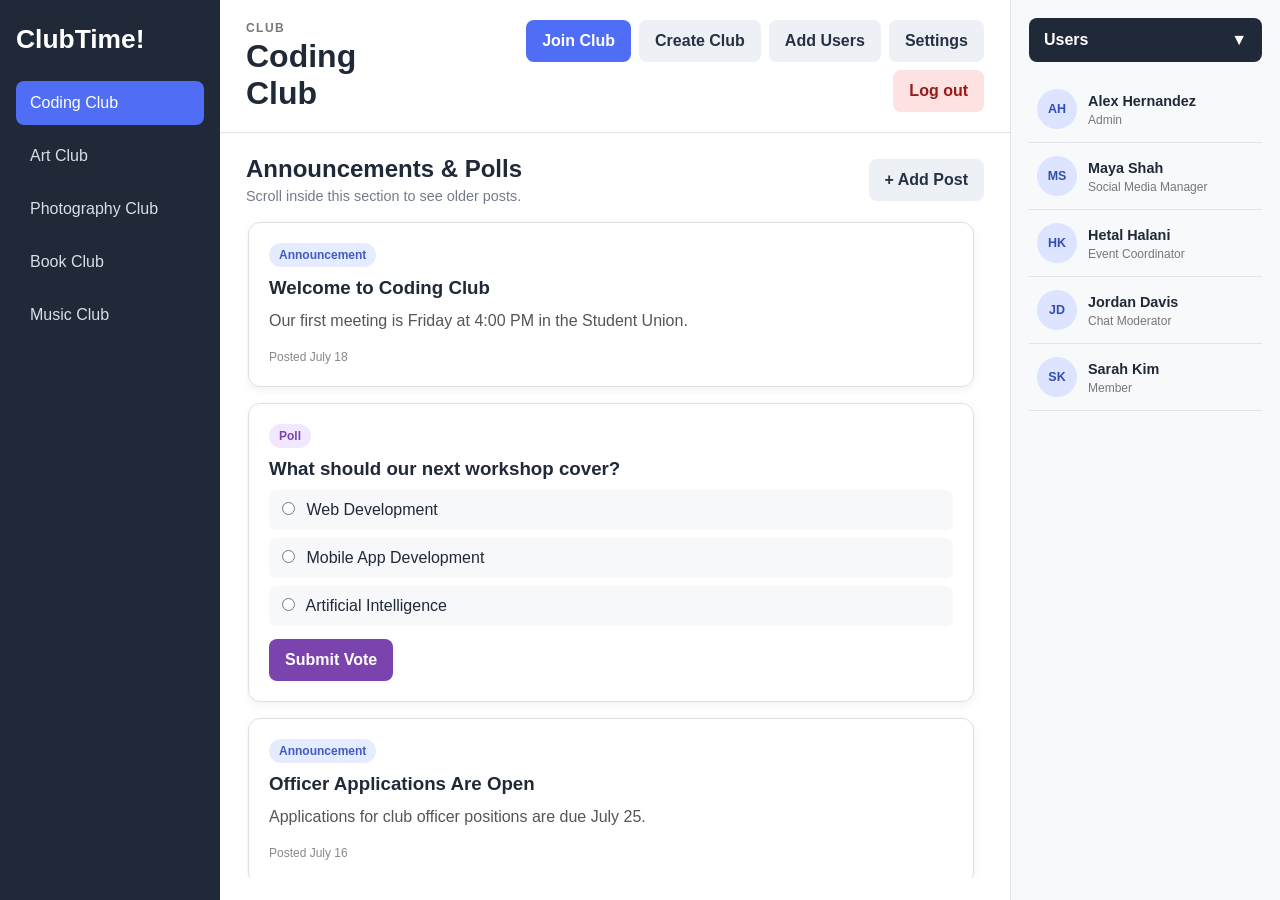
<file: index.html>
<!DOCTYPE html>
<html lang="en">
<head>
  <meta charset="UTF-8">
  <meta name="viewport" content="width=device-width, initial-scale=1.0">
  <title>ClubTime - Dashboard</title>
  <link rel="stylesheet" href="style.css">
</head>
<body class="dashboard-page">
  <div class="app-container">

    <aside class="clubs-sidebar">
      <div class="sidebar-top">
        <a class="sidebar-brand" href="index.html">ClubTime!</a>
        
      </div>

      <div class="club-list">
        <button class="club-button active" data-club="Coding Club">Coding Club</button>
        <button class="club-button" data-club="Art Club">Art Club</button>
        <button class="club-button" data-club="Photography Club">Photography Club</button>
        <button class="club-button" data-club="Book Club">Book Club</button>
        <button class="club-button" data-club="Music Club">Music Club</button>
      </div>
    </aside>

    <main class="main-content">
      <header class="club-header">
        <div>
          <p class="small-heading">Club</p>
          <h1 id="clubName">Coding Club</h1>
        </div>

        <div class="header-buttons">
          <button id="joinButton" class="primary-button" type="button">Join Club</button>
          <a class="secondary-button" href="create-club.html">Create Club</a>
          <button id="addUsersButton" class="secondary-button" type="button">Add Users</button>
          <a class="secondary-button" href="settings.html">Settings</a>
          <a class="danger-button" href="login.html">Log out</a>
        </div>
      </header>

      <section class="feed-section">
        <div class="feed-heading">
          <div>
            <h2>Announcements &amp; Polls</h2>
            <p>Scroll inside this section to see older posts.</p>
          </div>
          <button id="addPostButton" class="secondary-button" type="button">+ Add Post</button>
        </div>

        <div id="announcementContainer" class="announcement-container">
          <article class="post-card announcement-card">
            <span class="post-label announcement-label">Announcement</span>
            <h3>Welcome to Coding Club</h3>
            <p>Our first meeting is Friday at 4:00 PM in the Student Union.</p>
            <p class="post-date">Posted July 18</p>
          </article>

          <article class="post-card poll-card">
            <span class="post-label poll-label">Poll</span>
            <h3>What should our next workshop cover?</h3>
            <label class="poll-option"><input type="radio" name="workshopPoll" value="Web Development"> Web Development</label>
            <label class="poll-option"><input type="radio" name="workshopPoll" value="Mobile Apps"> Mobile App Development</label>
            <label class="poll-option"><input type="radio" name="workshopPoll" value="Artificial Intelligence"> Artificial Intelligence</label>
            <button class="vote-button" type="button">Submit Vote</button>
          </article>

          <article class="post-card announcement-card">
            <span class="post-label announcement-label">Announcement</span>
            <h3>Officer Applications Are Open</h3>
            <p>Applications for club officer positions are due July 25.</p>
            <p class="post-date">Posted July 16</p>
          </article>

          <article class="post-card poll-card">
            <span class="post-label poll-label">Poll</span>
            <h3>Which meeting day works best?</h3>
            <label class="poll-option"><input type="radio" name="meetingPoll" value="Monday"> Monday</label>
            <label class="poll-option"><input type="radio" name="meetingPoll" value="Wednesday"> Wednesday</label>
            <label class="poll-option"><input type="radio" name="meetingPoll" value="Friday"> Friday</label>
            <button class="vote-button" type="button">Submit Vote</button>
          </article>

          <article class="post-card announcement-card">
            <span class="post-label announcement-label">Announcement</span>
            <h3>Project Teams</h3>
            <p>Bring one project idea to the next meeting so we can create teams.</p>
            <p class="post-date">Posted July 14</p>
          </article>

          <article class="post-card poll-card">
            <span class="post-label poll-label">Poll</span>
            <h3>What food should we order?</h3>
            <label class="poll-option"><input type="radio" name="foodPoll" value="Pizza"> Pizza</label>
            <label class="poll-option"><input type="radio" name="foodPoll" value="Tacos"> Tacos</label>
            <label class="poll-option"><input type="radio" name="foodPoll" value="Sandwiches"> Sandwiches</label>
            <button class="vote-button" type="button">Submit Vote</button>
          </article>
        </div>
      </section>
    </main>

    <aside class="users-sidebar">
      <button id="usersButton" class="users-button" type="button">
        <span>Users</span>
        <span id="usersArrow">▼</span>
      </button>

      <div id="usersList" class="users-list">
        <div class="user-card"><div class="user-avatar">AH</div><div><strong>Alex Hernandez</strong><p>Admin</p></div></div>
        <div class="user-card"><div class="user-avatar">MS</div><div><strong>Maya Shah</strong><p>Social Media Manager</p></div></div>
        <div class="user-card"><div class="user-avatar">HK</div><div><strong>Hetal Halani</strong><p>Event Coordinator</p></div></div>
        <div class="user-card"><div class="user-avatar">JD</div><div><strong>Jordan Davis</strong><p>Chat Moderator</p></div></div>
        <div class="user-card"><div class="user-avatar">SK</div><div><strong>Sarah Kim</strong><p>Member</p></div></div>
      </div>
    </aside>
  </div>

  <dialog id="addUsersDialog" class="modal">
    <form id="addUsersForm" method="dialog" class="modal-content">
      <div class="modal-heading">
        <h2>Add User</h2>
        <button class="icon-button" value="cancel" aria-label="Close">×</button>
      </div>

      <label>
        User name
        <input id="newUserName" type="text" required>
      </label>

      <label>
        Role
        <select id="newUserRole">
          <option>Member</option>
          <option>Admin</option>
          <option>Social Media Manager</option>
          <option>Event Coordinator</option>
          <option>Chat Moderator</option>
        </select>
      </label>

      <button class="primary-button" type="submit">Add user</button>
    </form>
  </dialog>

  <script src="script.js"></script>
</body>
</html>
</file>
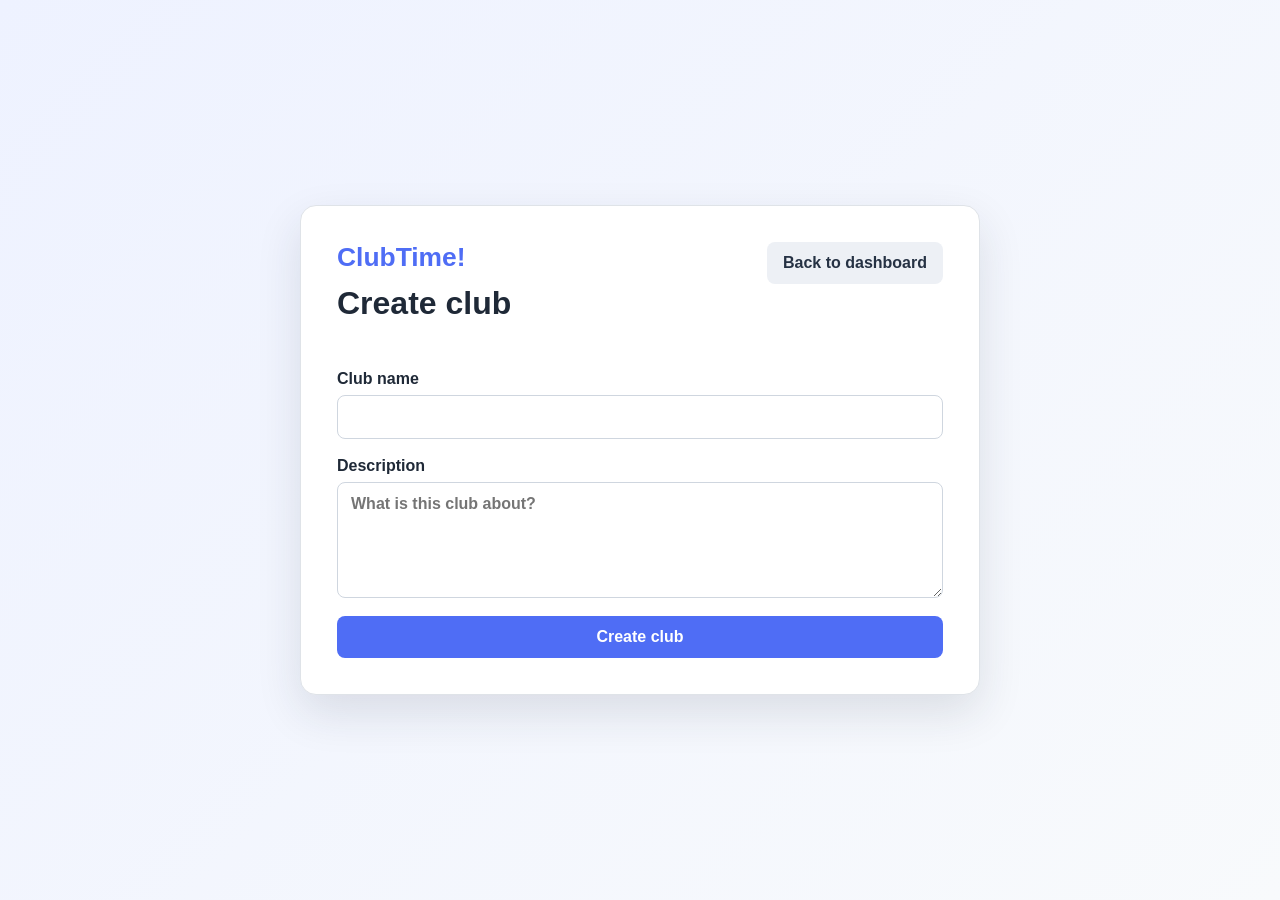
<file: create-club.html>
<!DOCTYPE html>
<html lang="en">
<head>
  <meta charset="UTF-8">
  <meta name="viewport" content="width=device-width, initial-scale=1.0">
  <title>ClubTime - Create Club</title>
  <link rel="stylesheet" href="style.css">
</head>
<body class="form-page">
  <main class="page-card">
    <div class="page-heading">
      <div>
        <a class="brand" href="index.html">ClubTime!</a>
        <h1>Create club</h1>
      </div>
      <a class="secondary-button" href="index.html">Back to dashboard</a>
    </div>

    <form id="createClubForm" class="form-stack">
      <label>
        Club name
        <input id="newClubName" type="text" required>
      </label>

      <label>
        Description
        <textarea id="newClubDescription" rows="5" placeholder="What is this club about?"></textarea>
      </label>

      <button class="primary-button" type="submit">Create club</button>
    </form>
  </main>

  <script src="script.js"></script>
</body>
</html>
</file>
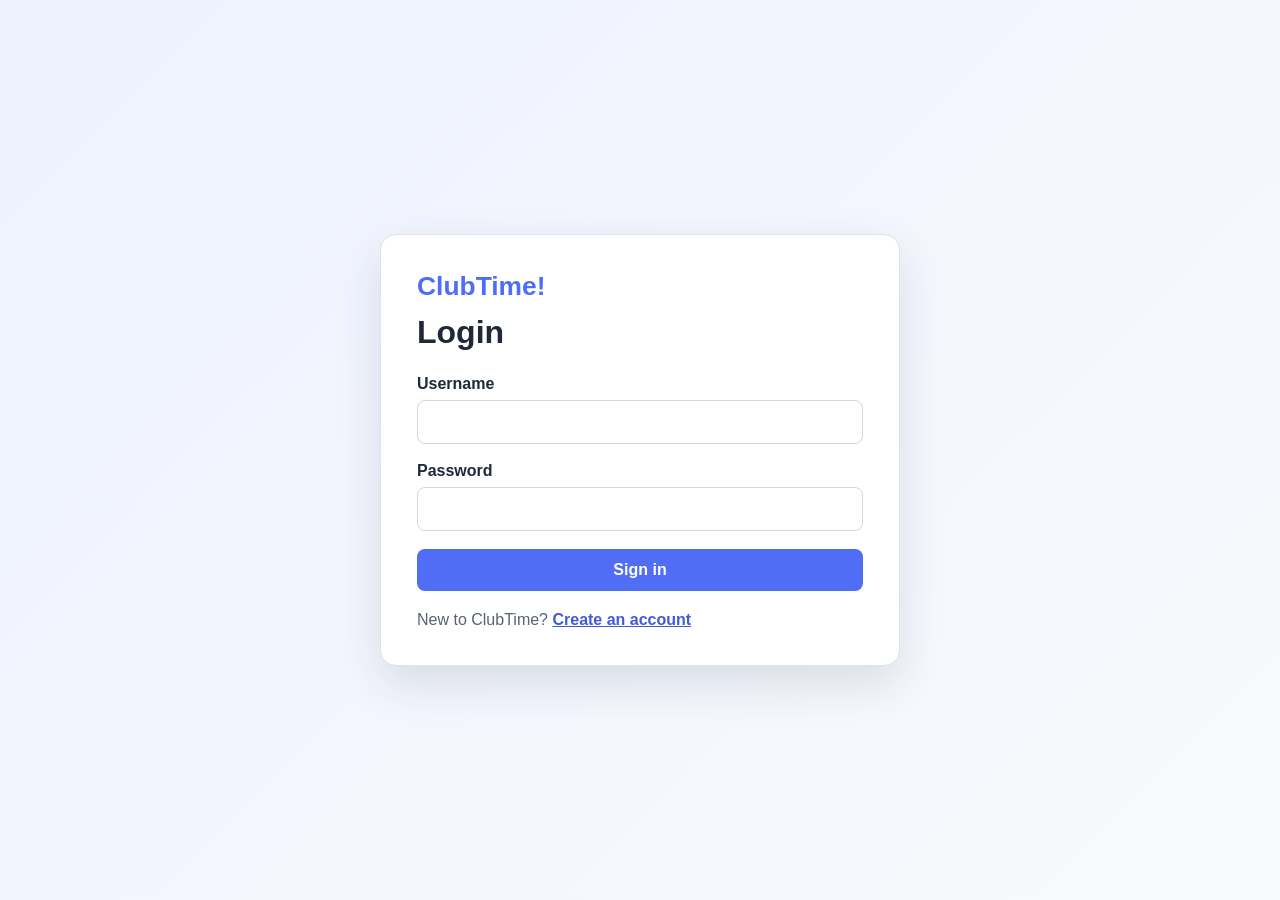
<file: login.html>
<!DOCTYPE html>
<html lang="en">
<head>
  <meta charset="UTF-8">
  <meta name="viewport" content="width=device-width, initial-scale=1.0">
  <title>ClubTime - Login</title>
  <link rel="stylesheet" href="style.css">
</head>
<body class="auth-page">
  <main class="auth-card">
    <a class="brand" href="login.html">ClubTime!</a>
    <h1>Login</h1>

    <form id="loginForm" class="form-stack">
      <label>
        Username
        <input id="loginUsername" type="text" required autocomplete="username">
      </label>

      <label>
        Password
        <input id="loginPassword" type="password" required autocomplete="current-password">
      </label>

      <button class="primary-button" type="submit">Sign in</button>
    </form>

    <p class="form-switch">
      New to ClubTime? <a href="signup.html">Create an account</a>
    </p>
  </main>

  <script src="script.js"></script>
</body>
</html>
</file>
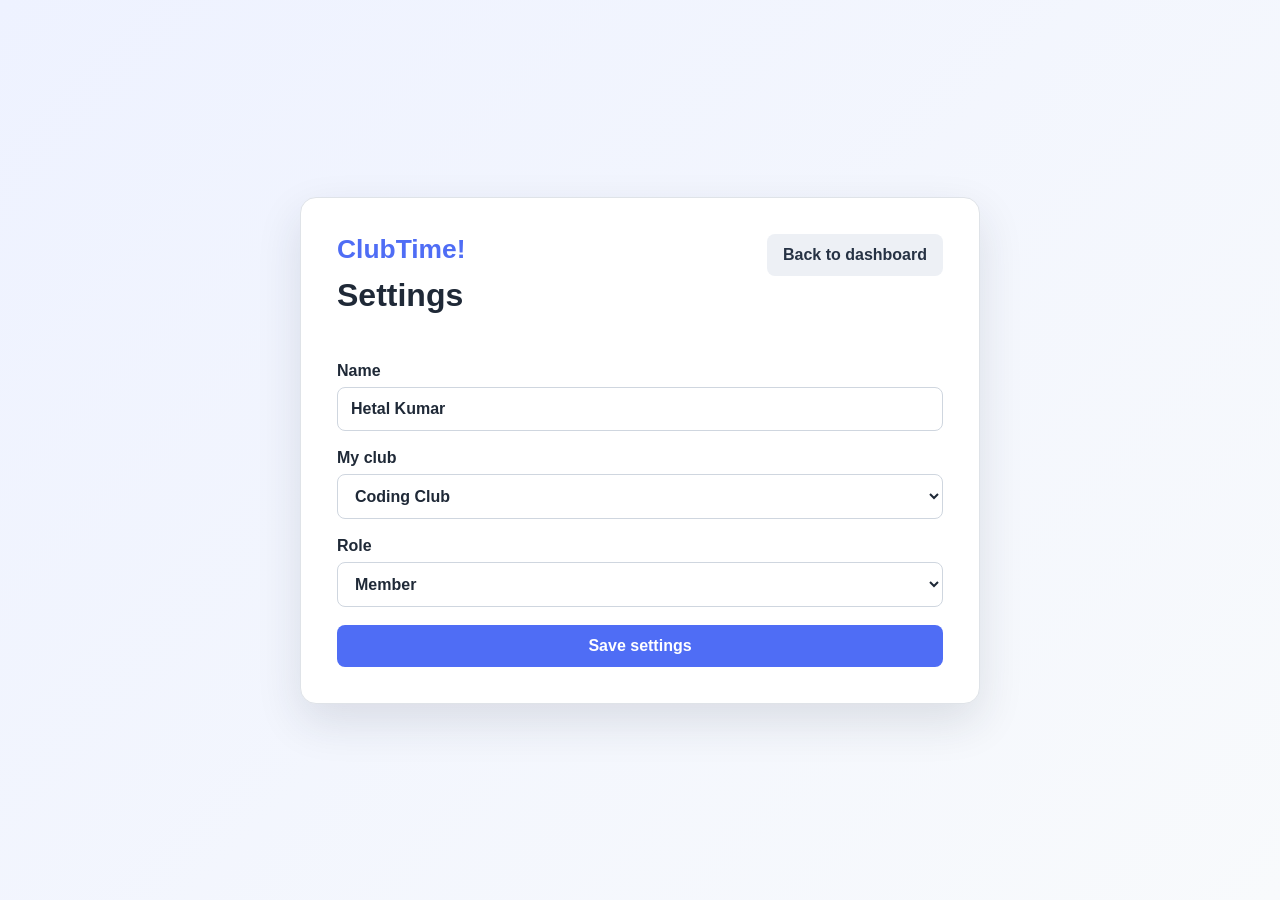
<file: settings.html>
<!DOCTYPE html>
<html lang="en">
<head>
  <meta charset="UTF-8">
  <meta name="viewport" content="width=device-width, initial-scale=1.0">
  <title>ClubTime - Settings</title>
  <link rel="stylesheet" href="style.css">
</head>
<body class="form-page">
  <main class="page-card">
    <div class="page-heading">
      <div>
        <a class="brand" href="index.html">ClubTime!</a>
        <h1>Settings</h1>
      </div>
      <a class="secondary-button" href="index.html">Back to dashboard</a>
    </div>

    <form id="settingsForm" class="form-stack">
      <label>
        Name
        <input id="settingsName" type="text" value="Hetal Kumar" required>
      </label>

      <label>
        My club
        <select id="settingsClub">
          <option>Coding Club</option>
          <option>Art Club</option>
          <option>Photography Club</option>
          <option>Book Club</option>
          <option>Music Club</option>
        </select>
      </label>

      <label>
        Role
        <select id="settingsRole">
          <option>Member</option>
          <option>Admin</option>
          <option>Social Media Manager</option>
          <option>Event Coordinator</option>
          <option>Chat Moderator</option>
        </select>
      </label>

      <button class="primary-button" type="submit">Save settings</button>
    </form>
  </main>

  <script src="script.js"></script>
</body>
</html>
</file>
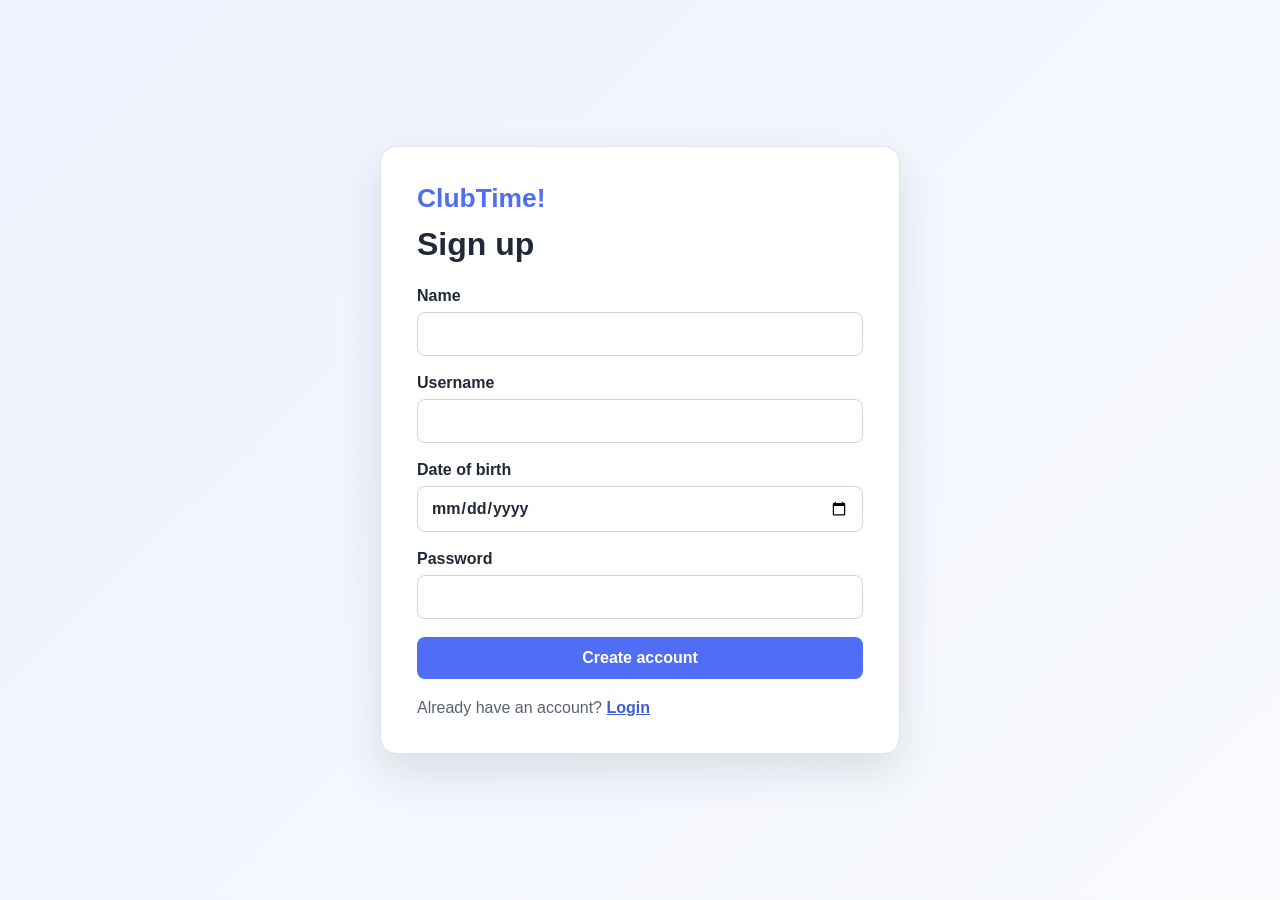
<file: signup.html>
<!DOCTYPE html>
<html lang="en">
<head>
  <meta charset="UTF-8">
  <meta name="viewport" content="width=device-width, initial-scale=1.0">
  <title>ClubTime - Sign Up</title>
  <link rel="stylesheet" href="style.css">
</head>
<body class="auth-page">
  <main class="auth-card">
    <a class="brand" href="login.html">ClubTime!</a>
    <h1>Sign up</h1>

    <form id="signupForm" class="form-stack">
      <label>
        Name
        <input id="signupName" type="text" required autocomplete="name">
      </label>

      <label>
        Username
        <input id="signupUsername" type="text" required autocomplete="username">
      </label>

      <label>
        Date of birth
        <input id="signupDob" type="date" required autocomplete="bday">
      </label>

      <label>
        Password
        <input id="signupPassword" type="password" minlength="6" required autocomplete="new-password">
      </label>

      <button class="primary-button" type="submit">Create account</button>
    </form>

    <p class="form-switch">
      Already have an account? <a href="login.html">Login</a>
    </p>
  </main>

  <script src="script.js"></script>
</body>
</html>
</file>
<file: style.css>
* {
  box-sizing: border-box;
  margin: 0;
  padding: 0;
}

:root {
  font-family: Arial, Helvetica, sans-serif;
  color: #1f2937;
  background: #f4f6f9;
}

body {
  min-height: 100vh;
}

button,
input,
select,
textarea {
  font: inherit;
}

a {
  color: inherit;
}

.brand,
.sidebar-brand {
  display: inline-block;
  color: #4f6df5;
  font-size: 1.65rem;
  font-weight: 800;
  text-decoration: none;
}

.primary-button,
.secondary-button,
.danger-button,
.vote-button {
  display: inline-flex;
  align-items: center;
  justify-content: center;
  min-height: 42px;
  padding: 10px 16px;
  border: 0;
  border-radius: 8px;
  font-weight: 700;
  text-decoration: none;
  cursor: pointer;
}

.primary-button {
  background: #4f6df5;
  color: white;
}

.primary-button:hover {
  background: #3e5adc;
}

.secondary-button {
  background: #edf0f5;
  color: #263244;
}

.secondary-button:hover {
  background: #dfe4eb;
}

.danger-button {
  background: #fee2e2;
  color: #991b1b;
}

.danger-button:hover {
  background: #fecaca;
}

/* Login and signup */
.auth-page,
.form-page {
  display: grid;
  place-items: center;
  padding: 30px;
  background: linear-gradient(135deg, #eef2ff, #f8fafc);
}

.auth-card,
.page-card {
  width: min(100%, 520px);
  padding: 36px;
  background: white;
  border: 1px solid #dfe3e8;
  border-radius: 16px;
  box-shadow: 0 18px 45px rgba(31, 41, 55, 0.12);
}

.auth-card h1,
.page-card h1 {
  margin: 12px 0 24px;
}

.form-stack {
  display: grid;
  gap: 18px;
}

.form-stack label,
.modal-content label {
  display: grid;
  gap: 7px;
  font-weight: 700;
}

input,
select,
textarea {
  width: 100%;
  padding: 12px 13px;
  border: 1px solid #cfd6df;
  border-radius: 8px;
  background: white;
  color: #1f2937;
}

input:focus,
select:focus,
textarea:focus {
  outline: 3px solid rgba(79, 109, 245, 0.18);
  border-color: #4f6df5;
}

.form-switch {
  margin-top: 20px;
  color: #596273;
}

.form-switch a {
  color: #405bd8;
  font-weight: 700;
}

.page-card {
  width: min(100%, 680px);
}

.page-heading {
  display: flex;
  justify-content: space-between;
  align-items: flex-start;
  gap: 20px;
  margin-bottom: 24px;
}

/* Dashboard */
.dashboard-page {
  overflow: hidden;
}

.app-container {
  display: grid;
  grid-template-columns: 220px minmax(450px, 1fr) 270px;
  height: 100vh;
}

.clubs-sidebar {
  padding: 24px 16px;
  overflow-y: auto;
  background: #1f2937;
  color: white;
}

.sidebar-brand {
  color: white;
  margin-bottom: 26px;
}

.sidebar-top h2 {
  margin-bottom: 18px;
  font-size: 1.25rem;
}

.club-list {
  display: flex;
  flex-direction: column;
  gap: 9px;
}

.club-button {
  width: 100%;
  padding: 13px 14px;
  border: 0;
  border-radius: 8px;
  background: transparent;
  color: #d8dee9;
  text-align: left;
  cursor: pointer;
}

.club-button:hover {
  background: #374151;
}

.club-button.active {
  background: #4f6df5;
  color: white;
}

.main-content {
  display: flex;
  min-width: 0;
  min-height: 0;
  flex-direction: column;
  background: white;
}

.club-header {
  display: flex;
  justify-content: space-between;
  align-items: center;
  gap: 20px;
  padding: 20px 26px;
  border-bottom: 1px solid #dfe3e8;
}

.small-heading {
  margin-bottom: 3px;
  color: #777;
  font-size: 0.75rem;
  font-weight: 700;
  letter-spacing: 0.12em;
  text-transform: uppercase;
}

.header-buttons {
  display: flex;
  flex-wrap: wrap;
  justify-content: flex-end;
  gap: 8px;
}

.feed-section {
  display: flex;
  min-height: 0;
  flex: 1;
  flex-direction: column;
  padding: 22px 26px;
}

.feed-heading {
  display: flex;
  justify-content: space-between;
  align-items: center;
  gap: 15px;
  margin-bottom: 15px;
}

.feed-heading p {
  margin-top: 5px;
  color: #727b89;
  font-size: 0.9rem;
}

.announcement-container {
  display: flex;
  min-height: 0;
  flex: 1;
  flex-direction: column;
  gap: 16px;
  padding: 3px 10px 22px 2px;
  overflow-y: auto;
  overflow-x: hidden;
  scroll-behavior: smooth;
}

.post-card {
  flex-shrink: 0;
  width: 100%;
  min-height: 145px;
  padding: 20px;
  background: white;
  border: 1px solid #dce1e7;
  border-radius: 12px;
  box-shadow: 0 3px 10px rgba(0, 0, 0, 0.06);
}

.post-card h3 {
  margin: 10px 0;
}

.post-card p {
  color: #555;
  line-height: 1.55;
}

.post-label {
  display: inline-block;
  padding: 5px 10px;
  border-radius: 999px;
  font-size: 0.75rem;
  font-weight: 700;
}

.announcement-label {
  background: #e5ecff;
  color: #3f5cc5;
}

.poll-label {
  background: #f1e7ff;
  color: #7b43ad;
}

.post-date {
  margin-top: 14px;
  color: #888 !important;
  font-size: 0.75rem;
}

.poll-option {
  display: block;
  margin-top: 8px;
  padding: 10px 12px;
  background: #f7f8fa;
  border: 1px solid transparent;
  border-radius: 7px;
  cursor: pointer;
}

.poll-option:hover {
  background: #edf0f5;
  border-color: #d8dde5;
}

.poll-option input {
  width: auto;
  margin-right: 7px;
}

.vote-button {
  margin-top: 13px;
  background: #7b43ad;
  color: white;
}

.vote-button:disabled {
  background: #a8a8a8;
  cursor: not-allowed;
}

.users-sidebar {
  min-height: 0;
  padding: 18px;
  overflow: hidden;
  background: #f8f9fb;
  border-left: 1px solid #dfe3e8;
}

.users-button {
  display: flex;
  width: 100%;
  justify-content: space-between;
  padding: 13px 15px;
  border: 0;
  border-radius: 8px;
  background: #1f2937;
  color: white;
  font-weight: 700;
  cursor: pointer;
}

.users-list {
  height: calc(100vh - 82px);
  margin-top: 14px;
  overflow-y: auto;
}

.users-list.hidden {
  display: none;
}

.user-card {
  display: flex;
  align-items: center;
  gap: 11px;
  padding: 13px 8px;
  border-bottom: 1px solid #e1e5eb;
}

.user-avatar {
  display: grid;
  width: 40px;
  height: 40px;
  flex-shrink: 0;
  place-items: center;
  border-radius: 50%;
  background: #dce4ff;
  color: #334db2;
  font-size: 0.78rem;
  font-weight: 700;
}

.user-card strong {
  font-size: 0.9rem;
}

.user-card p {
  margin-top: 3px;
  color: #777;
  font-size: 0.75rem;
}

/* Modal */
.modal {
  width: min(92vw, 440px);
  padding: 0;
  border: 0;
  border-radius: 14px;
  box-shadow: 0 20px 60px rgba(0, 0, 0, 0.25);
}

.modal::backdrop {
  background: rgba(15, 23, 42, 0.55);
}

.modal-content {
  display: grid;
  gap: 18px;
  padding: 26px;
}

.modal-heading {
  display: flex;
  align-items: center;
  justify-content: space-between;
}

.icon-button {
  border: 0;
  background: transparent;
  font-size: 1.8rem;
  cursor: pointer;
}

/* Scrollbars */
.announcement-container::-webkit-scrollbar,
.users-list::-webkit-scrollbar,
.clubs-sidebar::-webkit-scrollbar {
  width: 8px;
}

.announcement-container::-webkit-scrollbar-thumb,
.users-list::-webkit-scrollbar-thumb,
.clubs-sidebar::-webkit-scrollbar-thumb {
  background: #aeb5bf;
  border-radius: 999px;
}

/* Responsive */
@media (max-width: 1050px) {
  .app-container {
    grid-template-columns: 190px 1fr;
  }

  .users-sidebar {
    display: none;
  }
}

@media (max-width: 760px) {
  .dashboard-page {
    overflow: auto;
  }

  .app-container {
    display: block;
    height: auto;
  }

  .clubs-sidebar {
    height: auto;
  }

  .club-list {
    flex-direction: row;
    overflow-x: auto;
  }

  .club-button {
    min-width: 150px;
  }

  .club-header,
  .feed-heading,
  .page-heading {
    align-items: flex-start;
    flex-direction: column;
  }

  .header-buttons {
    justify-content: flex-start;
  }

  .feed-section {
    height: 720px;
    padding: 18px;
  }

  .auth-card,
  .page-card {
    padding: 25px;
  }
}
</file>
